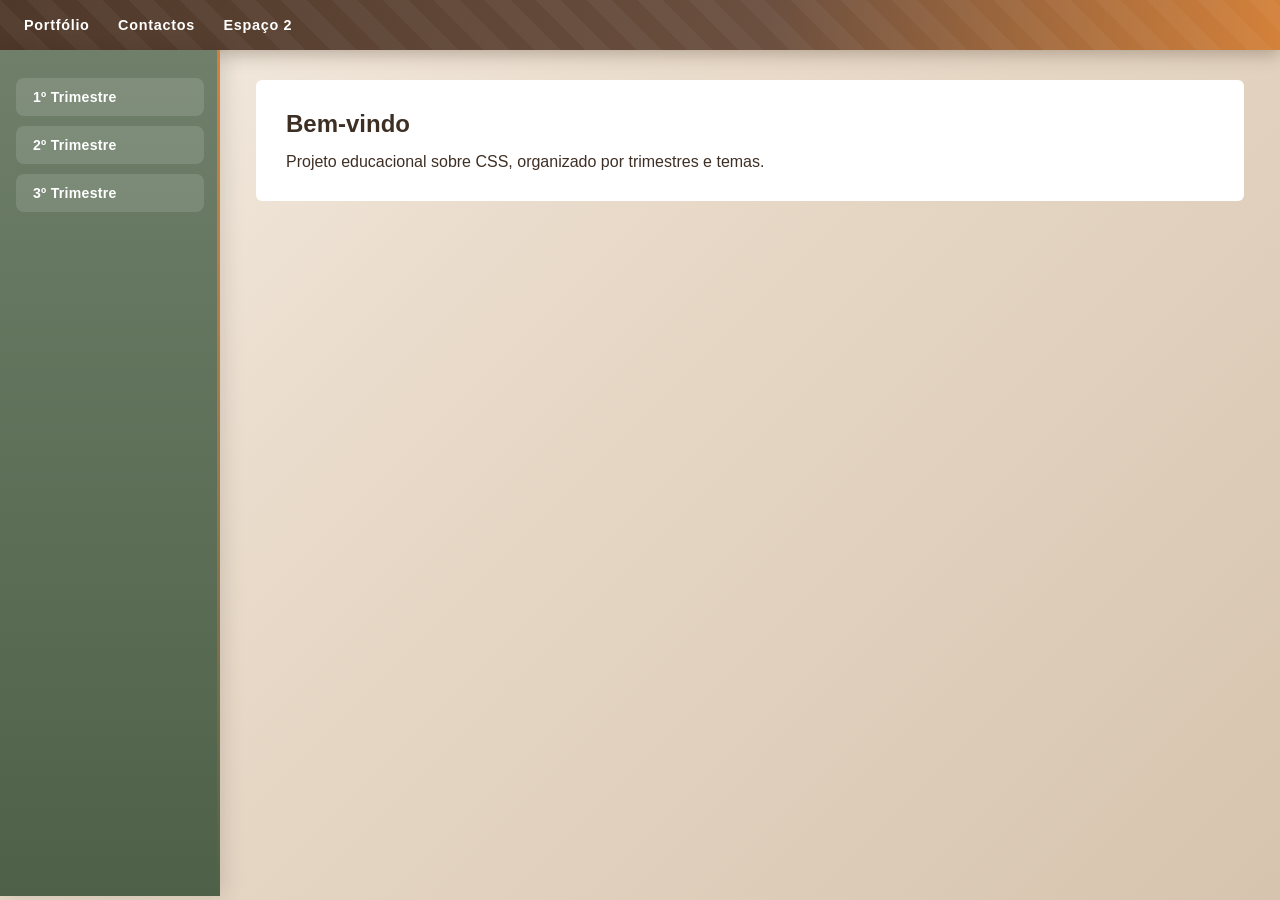
<file: index.html>
<!DOCTYPE html>
<html lang="pt">
<head>
<meta charset="UTF-8">
<title>Site CSS</title>
<link rel="stylesheet" href="estilo.css">
</head>
<body>

<header class="top-menu">
    <a href="#">Portfólio</a>
    <a href="#">Contactos</a>
    <a href="">Espaço 2</a>
</header>

<div class="layout">

<aside class="side-menu">
    <a href="1 trimestre/t1.html">1º Trimestre</a>
    <a href="2 trimestre/tt1.html">2º Trimestre</a>
    <a href="3 trimestre/ttt1.html">3º Trimestre</a>
</aside>

<main>
    <article>
        <h1>Bem-vindo</h1>
        <p>Projeto educacional sobre CSS, organizado por trimestres e temas.</p>
    </article>
</main>

</div>
</body>
</html>
</file>
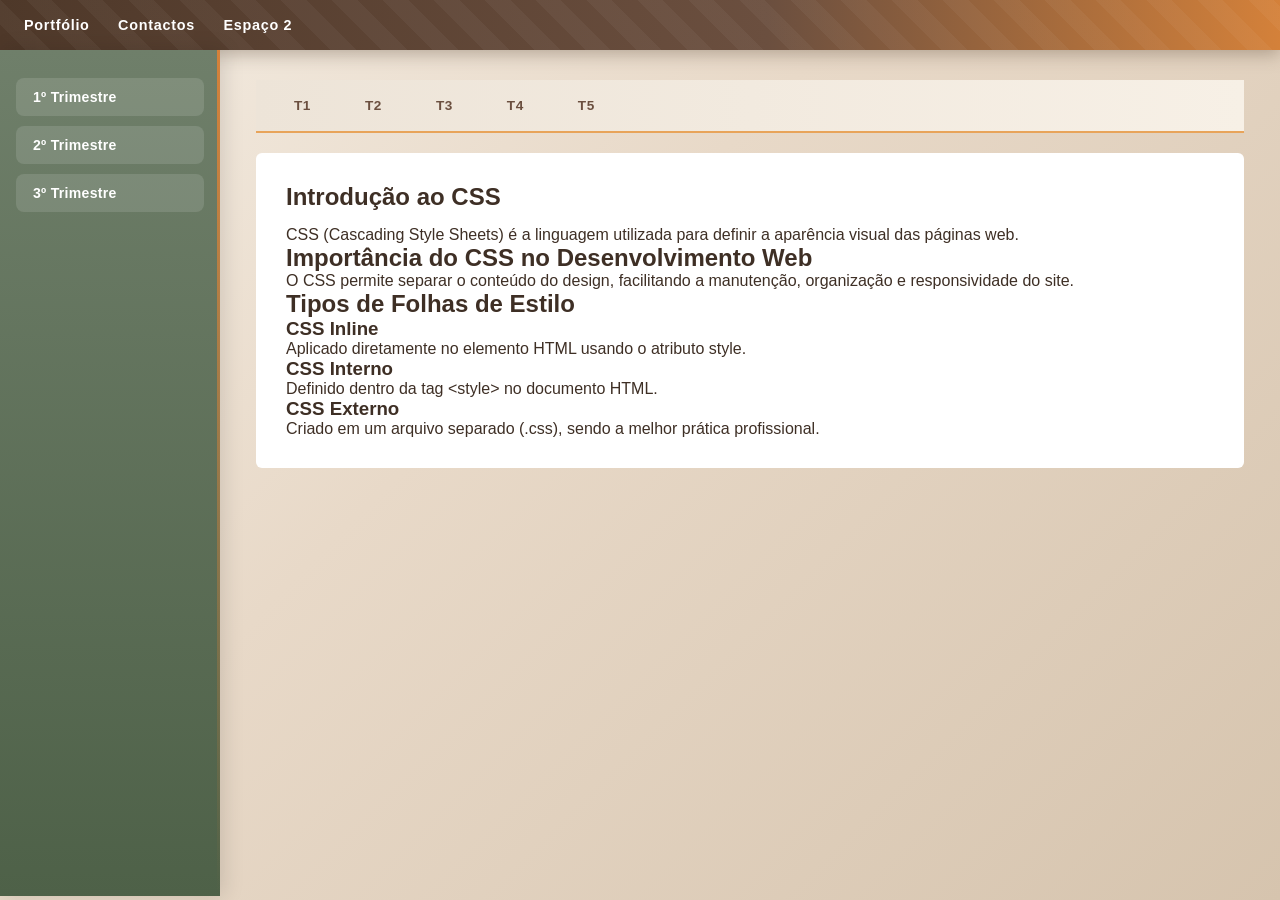
<file: 2 trimestre/tt1.html>
<!DOCTYPE html>
<html lang="pt">
<head>
<meta charset="UTF-8">
<title>2º Trimestre – T1</title>
<link rel="stylesheet" href="../estilo.css">
</head>
<body>

<header class="top-menu">
    <a href="#">Portfólio</a>
    <a href="#">Contactos</a>
    <a href="#">Espaço 2</a>
</header>

<div class="layout">

<aside class="side-menu">
    <a href="../1 trimestre/t1.html">1º Trimestre</a>
    <a href="tt1.html">2º Trimestre</a>
    <a href="../3 trimestre/ttt1.html">3º Trimestre</a>
</aside>

<main>

<div class="submenu">
    <a href="tt1.html">T1</a>
    <a href="tt2.html">T2</a>
    <a href="tt3.html">T3</a>
    <a href="tt4.html">T4</a>
    <a href="tt5.html">T5</a>
</div>

<article>
    <h1>Introdução ao CSS</h1>
    <p>
        CSS (Cascading Style Sheets) é a linguagem utilizada para definir
        a aparência visual das páginas web.
    </p>

    <h2>Importância do CSS no Desenvolvimento Web</h2>
    <p>
        O CSS permite separar o conteúdo do design,
        facilitando a manutenção, organização e responsividade do site.
    </p>

    <h2>Tipos de Folhas de Estilo</h2>

    <h3>CSS Inline</h3>
    <p>
        Aplicado diretamente no elemento HTML usando o atributo
        <code>style</code>.
    </p>

    <h3>CSS Interno</h3>
    <p>
        Definido dentro da tag <code>&lt;style&gt;</code> no documento HTML.
    </p>

    <h3>CSS Externo</h3>
    <p>
        Criado em um arquivo separado (.css), sendo a melhor prática profissional.
    </p>
</article>

</main>
</div>
</body>
</html>
</file>
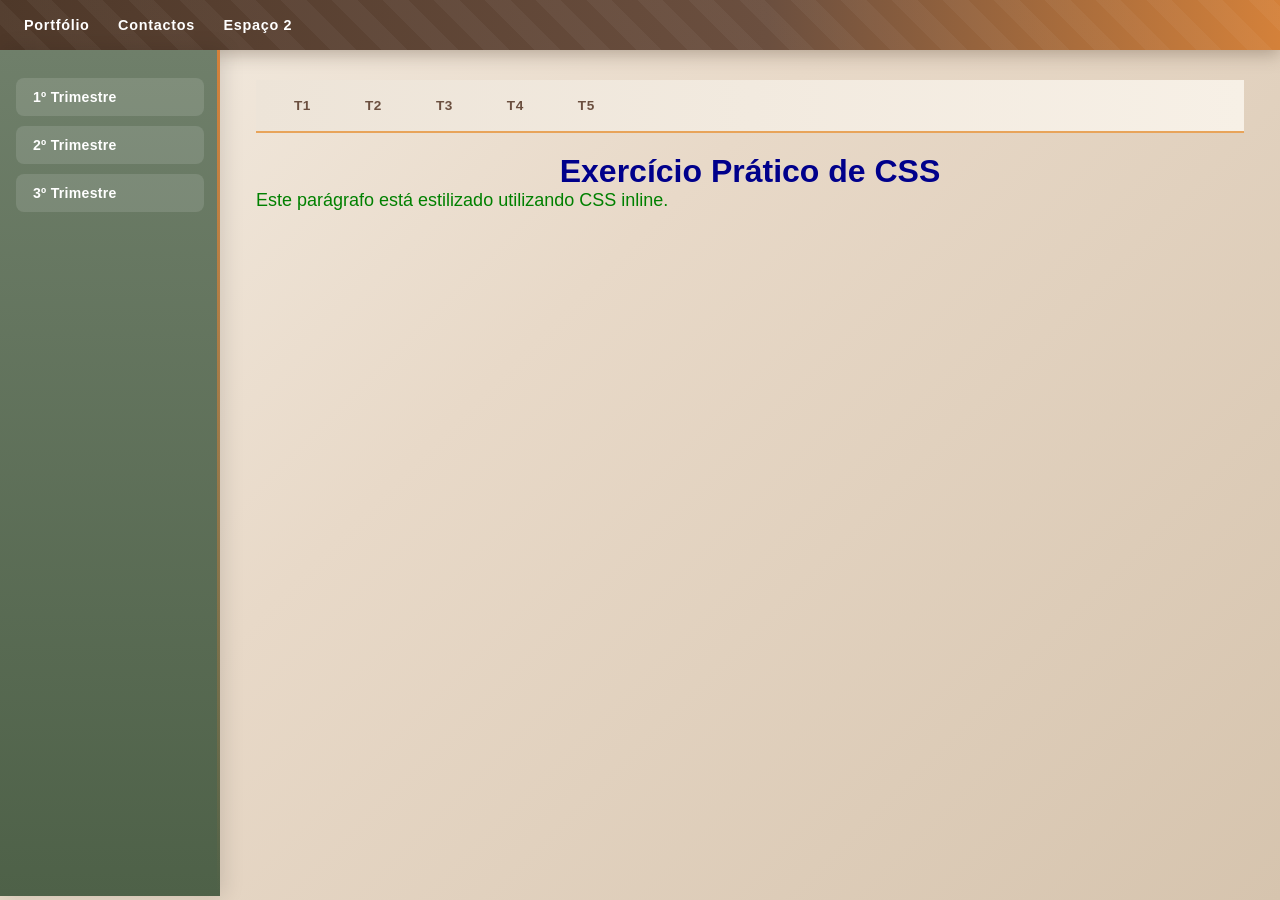
<file: 2 trimestre/tt2.html>
<!DOCTYPE html>
<html lang="pt">
<head>
<meta charset="UTF-8">
<title>2º Trimestre – T2</title>
<link rel="stylesheet" href="../estilo.css">
</head>
<body>

<header class="top-menu">
    <a href="#">Portfólio</a>
    <a href="#">Contactos</a>
    <a href="#">Espaço 2</a>
</header>

<div class="layout">

<aside class="side-menu">
    <a href="../1 trimestre/t1.html">1º Trimestre</a>
    <a href="tt1.html">2º Trimestre</a>
    <a href="../3 trimestre/ttt1.html">3º Trimestre</a>
</aside>

<main>

<div class="submenu">
    <a href="tt1.html">T1</a>
    <a href="tt2.html">T2</a>
    <a href="tt3.html">T3</a>
    <a href="tt4.html">T4</a>
    <a href="tt5.html">T5</a>
</div>

<div>
    <title>Exercício Prático CSS</title>

    <!-- CSS INTERNO -->
    <style>
        h1 {
            color: darkblue;
            text-align: center;
            font-family: Arial, sans-serif;
        }
    </style>

    <!-- CSS EXTERNO -->
    <link rel="stylesheet" href="style.css">
</head>
<body>

    <h1>Exercício Prático de CSS</h1>

    <!-- CSS INLINE -->
    <p style="color: green; font-size: 18px;">
        Este parágrafo está estilizado utilizando CSS inline.
    </p>
</div>

</main>
</div>
</body>
</html>
</file>
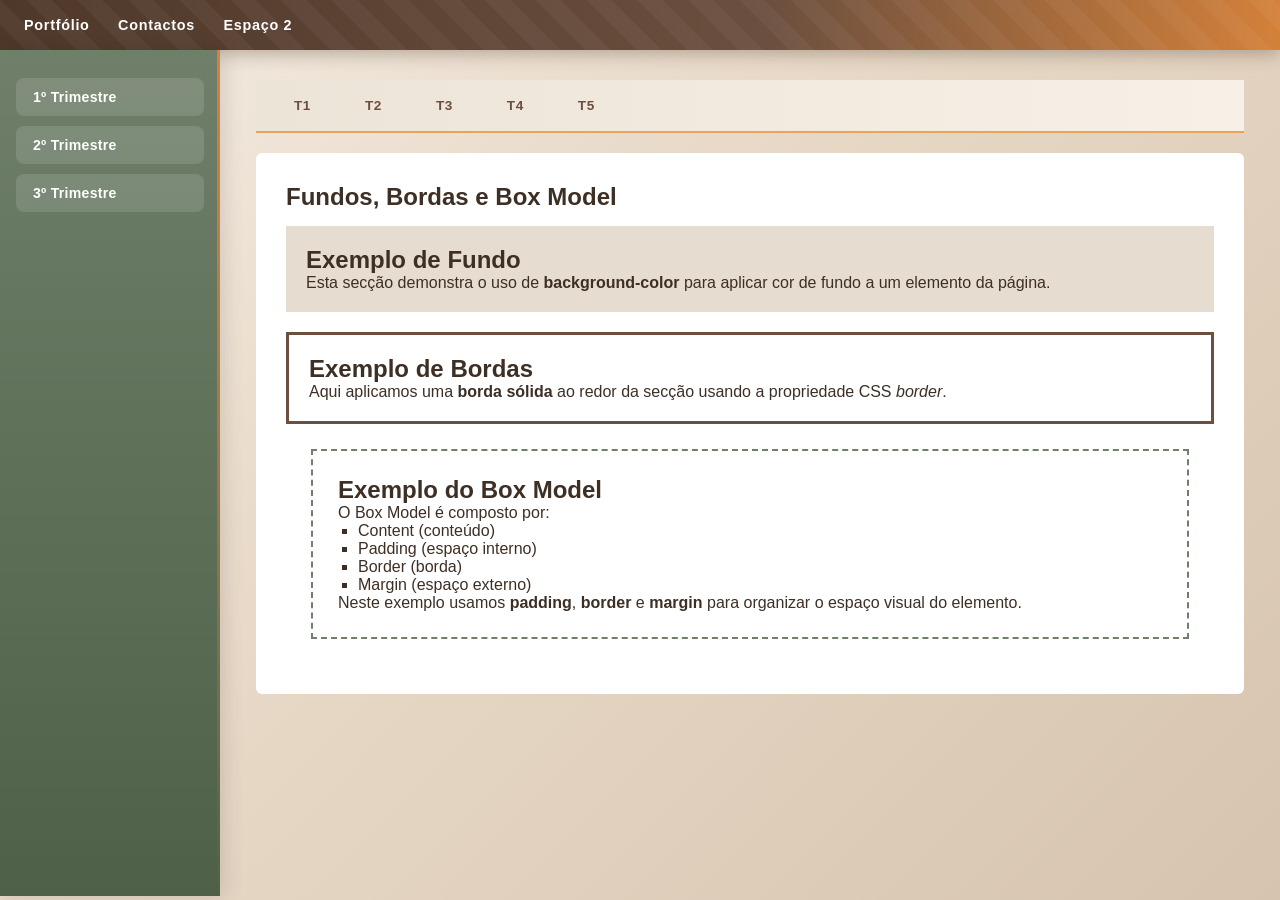
<file: 2 trimestre/tt3.html>
<!DOCTYPE html>
<html lang="pt">
<head>
<meta charset="UTF-8">
<title>2º Trimestre – T3</title>
<link rel="stylesheet" href="../estilo.css">
</head>
<body>

<header class="top-menu">
    <a href="#">Portfólio</a>
    <a href="#">Contactos</a>
    <a href="#">Espaço 2</a>
</header>

<div class="layout">

<aside class="side-menu">
    <a href="../1 trimestre/t1.html">1º Trimestre</a>
    <a href="tt1.html">2º Trimestre</a>
    <a href="../3 trimestre/ttt1.html">3º Trimestre</a>
</aside>

<main>

<div class="submenu">
    <a href="tt1.html">T1</a>
    <a href="tt2.html">T2</a>
    <a href="tt3.html">T3</a>
    <a href="tt4.html">T4</a>
    <a href="tt5.html">T5</a>
</div>
<article>

<h1>Fundos, Bordas e Box Model</h1>

<section style="background-color:#e6dccf; padding:20px; margin-bottom:20px;">
<h2>Exemplo de Fundo</h2>
<p>
Esta secção demonstra o uso de <strong>background-color</strong> para aplicar cor de fundo
a um elemento da página.
</p>
</section>

<section style="border:3px solid #6b4f3f; padding:20px; margin-bottom:20px;">
<h2>Exemplo de Bordas</h2>
<p>
Aqui aplicamos uma <strong>borda sólida</strong> ao redor da secção usando a propriedade
CSS <em>border</em>.
</p>
</section>

<section style="border:2px dashed #6f7f6a; padding:25px; margin:25px;">
<h2>Exemplo do Box Model</h2>
<p>
O Box Model é composto por:
</p>

<ul>
<li>Content (conteúdo)</li>
<li>Padding (espaço interno)</li>
<li>Border (borda)</li>
<li>Margin (espaço externo)</li>
</ul>

<p>
Neste exemplo usamos <strong>padding</strong>, <strong>border</strong> e
<strong>margin</strong> para organizar o espaço visual do elemento.
</p>

</section>

</article>

</main>
</div>
</body>
</html>
</file>
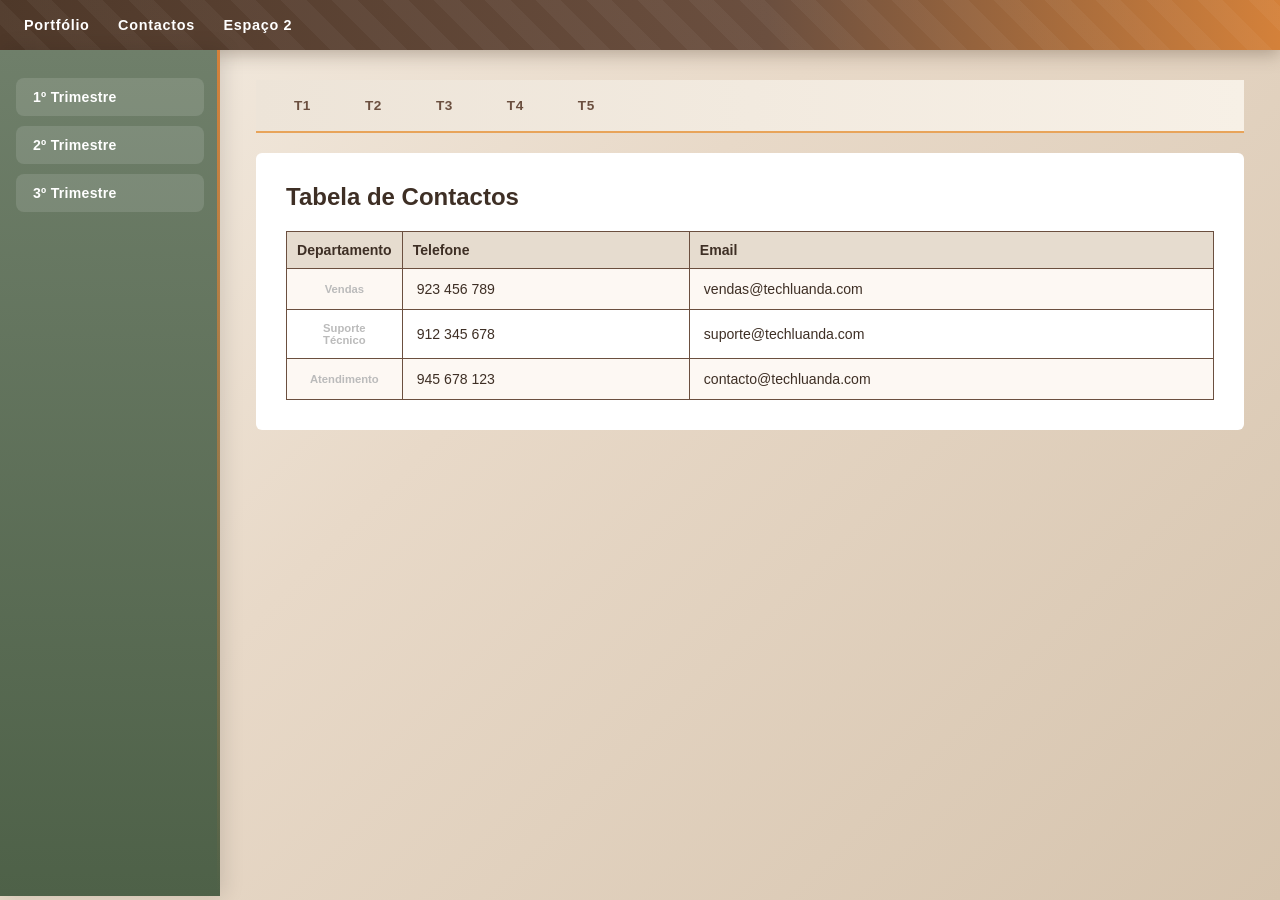
<file: 2 trimestre/tt4.html>
<!DOCTYPE html>
<html lang="pt">
<head>
<meta charset="UTF-8">
<title>2º Trimestre – T4</title>
<link rel="stylesheet" href="../estilo.css">
</head>
<body>

<header class="top-menu">
    <a href="#">Portfólio</a>
    <a href="#">Contactos</a>
    <a href="#">Espaço 2</a>
</header>

<div class="layout">

<aside class="side-menu">
    <a href="../1 trimestre/t1.html">1º Trimestre</a>
    <a href="tt1.html">2º Trimestre</a>
    <a href="../3 trimestre/ttt1.html">3º Trimestre</a>
</aside>

<main>

<div class="submenu">
    <a href="tt1.html">T1</a>
    <a href="tt2.html">T2</a>
    <a href="tt3.html">T3</a>
    <a href="tt4.html">T4</a>
    <a href="tt5.html">T5</a>
</div>

<article>
    <h2>Tabela de Contactos</h2>

<table>

<tr>
<th>Departamento</th>
<th>Telefone</th>
<th>Email</th>
</tr>

<tr>
<td>Vendas</td>
<td>923 456 789</td>
<td>vendas@techluanda.com</td>
</tr>

<tr>
<td>Suporte Técnico</td>
<td>912 345 678</td>
<td>suporte@techluanda.com</td>
</tr>

<tr>
<td>Atendimento</td>
<td>945 678 123</td>
<td>contacto@techluanda.com</td>
</tr>

</table>
</article>
</main>

</div>
</body>
</html>
</file>
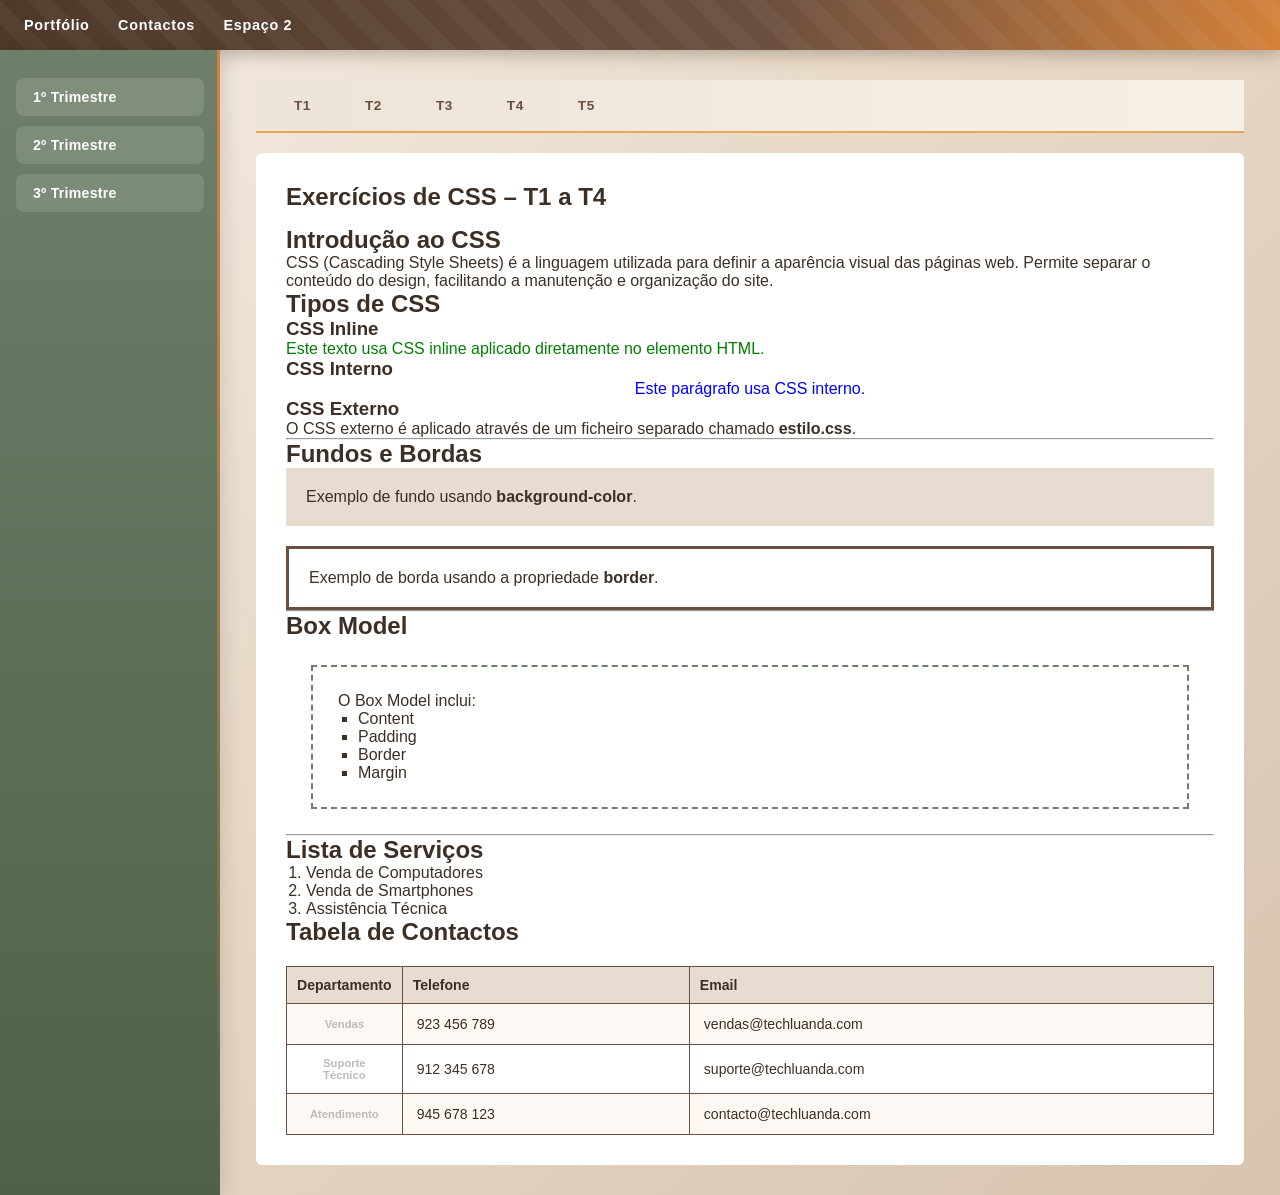
<file: 2 trimestre/tt5.html>
<!DOCTYPE html>
<html lang="pt">
<head>
<meta charset="UTF-8">
<title>2º Trimestre – T5</title>
<link rel="stylesheet" href="../estilo.css">
</head>
<body>

<header class="top-menu">
    <a href="#">Portfólio</a>
    <a href="#">Contactos</a>
    <a href="#">Espaço 2</a>
</header>

<div class="layout">

<aside class="side-menu">
    <a href="../1 trimestre/t1.html">1º Trimestre</a>
    <a href="tt1.html">2º Trimestre</a>
    <a href="../3 trimestre/ttt1.html">3º Trimestre</a>
</aside>

<main>

<div class="submenu">
    <a href="tt1.html">T1</a>
    <a href="tt2.html">T2</a>
    <a href="tt3.html">T3</a>
    <a href="tt4.html">T4</a>
    <a href="tt5.html">T5</a>
</div>

<article>

<h1>Exercícios de CSS – T1 a T4</h1>

<h2>Introdução ao CSS</h2>
<p>
CSS (Cascading Style Sheets) é a linguagem utilizada para definir a aparência visual das páginas web.
Permite separar o conteúdo do design, facilitando a manutenção e organização do site.
</p>

<h2>Tipos de CSS</h2>

<h3>CSS Inline</h3>
<p style="color:green;">
Este texto usa CSS inline aplicado diretamente no elemento HTML.
</p>

<h3>CSS Interno</h3>

<style>
.exemplo-interno{
color:blue;
text-align:center;
}
</style>

<p class="exemplo-interno">
Este parágrafo usa CSS interno.
</p>

<h3>CSS Externo</h3>
<p>
O CSS externo é aplicado através de um ficheiro separado chamado
<strong>estilo.css</strong>.
</p>

<hr>

<h2>Fundos e Bordas</h2>

<section style="background:#e6dccf; padding:20px; margin-bottom:20px;">
<p>
Exemplo de fundo usando <strong>background-color</strong>.
</p>
</section>

<section style="border:3px solid #6b4f3f; padding:20px;">
<p>
Exemplo de borda usando a propriedade <strong>border</strong>.
</p>
</section>

<hr>

<h2>Box Model</h2>

<div style="border:2px dashed #6f7f6a; padding:25px; margin:25px;">
<p>
O Box Model inclui:
</p>

<ul>
<li>Content</li>
<li>Padding</li>
<li>Border</li>
<li>Margin</li>
</ul>

</div>

<hr>

<h2>Lista de Serviços</h2>

<ol>
<li>Venda de Computadores</li>
<li>Venda de Smartphones</li>
<li>Assistência Técnica</li>
</ol>

<h2>Tabela de Contactos</h2>

<table>

<tr>
<th>Departamento</th>
<th>Telefone</th>
<th>Email</th>
</tr>

<tr>
<td>Vendas</td>
<td>923 456 789</td>
<td>vendas@techluanda.com</td>
</tr>

<tr>
<td>Suporte Técnico</td>
<td>912 345 678</td>
<td>suporte@techluanda.com</td>
</tr>

<tr>
<td>Atendimento</td>
<td>945 678 123</td>
<td>contacto@techluanda.com</td>
</tr>

</table>

</article>

</main>

</div>
</body>
</html>
</file>
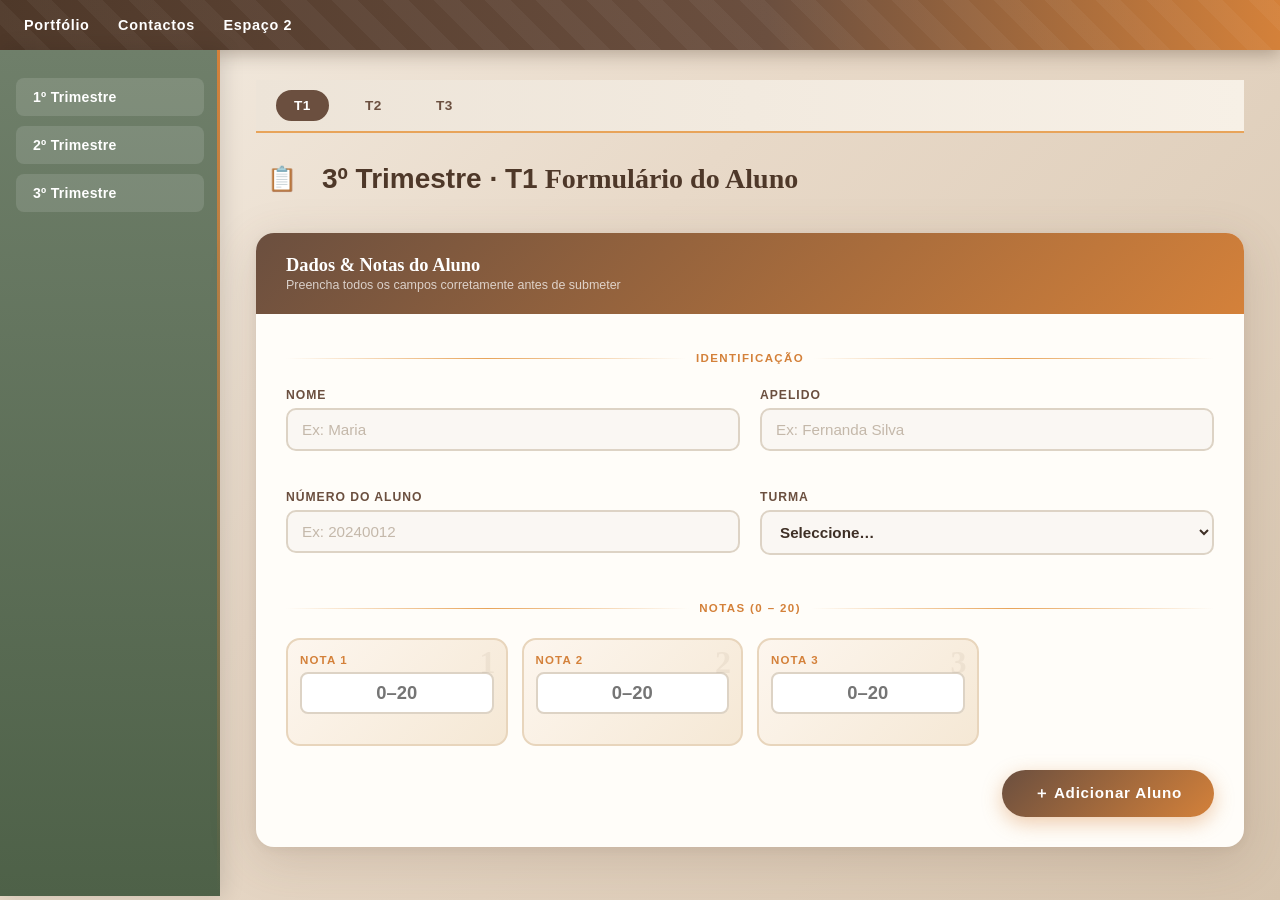
<file: 3 trimestre/ttt1.html>
<!DOCTYPE html>
<html lang="pt">
<head>
<meta charset="UTF-8">
<title>3º Trimestre – T1 · Formulário</title>
<link rel="stylesheet" href="../estilo.css">

</head>
<body>

<header class="top-menu">
  <a href="#">Portfólio</a>
  <a href="#">Contactos</a>
  <a href="#">Espaço 2</a>
</header>

<div class="layout">
<aside class="side-menu">
  <a href="../1 trimestre/t1.html">1º Trimestre</a>
  <a href="../2 trimestre/tt1.html">2º Trimestre</a>
  <a href="ttt1.html">3º Trimestre</a>
</aside>

<main>
<div class="submenu">
  <a href="ttt1.html" class="ativo">T1</a>
  <a href="ttt2.html">T2</a>
  <a href="ttt3.html">T3</a>
</div>

<div class="page-header">
  <div class="icon-circle">📋</div>
  <h1>
    <span>3º Trimestre · T1</span>
    Formulário do Aluno
  </h1>
</div>

<div class="form-card">
  <div class="form-card-header">
    <div>
      <div class="legenda">Dados &amp; Notas do Aluno</div>
      <div class="sub">Preencha todos os campos corretamente antes de submeter</div>
    </div>
  </div>

  <div class="form-card-body">
    <form id="formAluno" novalidate>
      <div class="form-grid">

        <div class="secao-titulo full">
          <span>Identificação</span>
        </div>

        <div class="form-group">
          <label for="nome">Nome</label>
          <input type="text" id="nome" placeholder="Ex: Maria" autocomplete="off">
          <span class="msg-erro" id="err-nome"></span>
        </div>

        <div class="form-group">
          <label for="apelido">Apelido</label>
          <input type="text" id="apelido" placeholder="Ex: Fernanda Silva" autocomplete="off">
          <span class="msg-erro" id="err-apelido"></span>
        </div>

        <div class="form-group">
          <label for="numero">Número do Aluno</label>
          <input type="text" id="numero" placeholder="Ex: 20240012" autocomplete="off">
          <span class="msg-erro" id="err-numero"></span>
        </div>

        <div class="form-group">
          <label for="turma">Turma</label>
          <select id="turma">
            <option value="">Seleccione…</option>
            <option>10.ª A</option><option>10.ª B</option><option>10.ª C</option>
            <option>11.ª A</option><option>11.ª B</option><option>11.ª C</option>
            <option>12.ª A</option><option>12.ª B</option><option>12.ª C</option>
          </select>
          <span class="msg-erro" id="err-turma"></span>
        </div>

        <div class="secao-titulo full">
          <span>Notas (0 – 20)</span>
        </div>

        <div class="notas-wrap full">
          <div class="nota-card" data-num="1">
            <label for="n1">Nota 1</label>
            <input type="text" id="n1" placeholder="0–20" autocomplete="off">
            <span class="msg-erro" id="err-n1"></span>
          </div>
          <div class="nota-card" data-num="2">
            <label for="n2">Nota 2</label>
            <input type="text" id="n2" placeholder="0–20" autocomplete="off">
            <span class="msg-erro" id="err-n2"></span>
          </div>
          <div class="nota-card" data-num="3">
            <label for="n3">Nota 3</label>
            <input type="text" id="n3" placeholder="0–20" autocomplete="off">
            <span class="msg-erro" id="err-n3"></span>
          </div>
        </div>

      </div><!-- /form-grid -->

      <div class="btn-row">
        <button type="button" class="btn-adicionar" id="btn-adicionar">
          <span>＋ Adicionar Aluno</span>
        </button>
      </div>

      <div class="aviso-sucesso" id="aviso-sucesso">
        ✓ Aluno adicionado com sucesso! Veja a <a href="ttt2.html">T2 – Tabela</a>.
      </div>
    </form>
  </div>
</div>

</main>
</div>
<script src="script.js"></script>
</body>
</html>
</file>
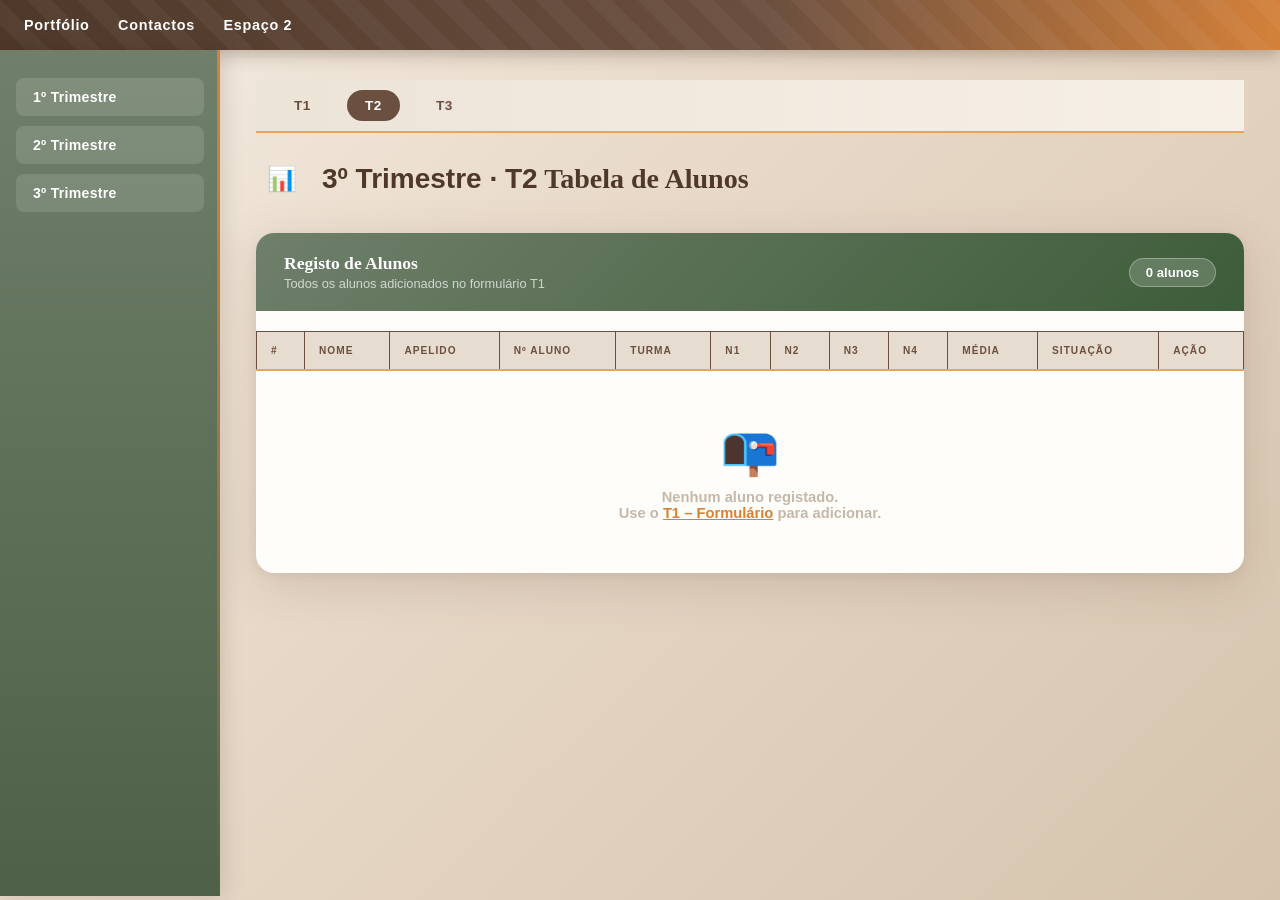
<file: 3 trimestre/ttt2.html>
<!DOCTYPE html>
<html lang="pt">
<head>
<meta charset="UTF-8">
<title>3º Trimestre – T2 · Tabela</title>
<link rel="stylesheet" href="../estilo.css">

</head>
<body>

<header class="top-menu">
  <a href="#">Portfólio</a>
  <a href="#">Contactos</a>
  <a href="#">Espaço 2</a>
</header>

<div class="layout">
<aside class="side-menu">
  <a href="../1 trimestre/t1.html">1º Trimestre</a>
  <a href="../2 trimestre/tt1.html">2º Trimestre</a>
  <a href="ttt1.html">3º Trimestre</a>
</aside>

<main>
<div class="submenu">
  <a href="ttt1.html">T1</a>
  <a href="ttt2.html" class="ativo">T2</a>
  <a href="ttt3.html">T3</a>
</div>

<div class="page-header">
  <div class="icon-circle">📊</div>
  <h1>
    <span>3º Trimestre · T2</span>
    Tabela de Alunos
  </h1>
</div>

<div class="tabela-card">
  <div class="tabela-card-header">
    <div>
      <div class="titulo">Registo de Alunos</div>
      <div class="sub">Todos os alunos adicionados no formulário T1</div>
    </div>
    <div class="total-badge" id="total-label">0 alunos</div>
  </div>

  <div class="tabela-wrap">
    <table id="tabelaAlunos">
      <thead>
        <tr>
          <th>#</th>
          <th>Nome</th>
          <th>Apelido</th>
          <th>Nº Aluno</th>
          <th>Turma</th>
          <th>N1</th><th>N2</th><th>N3</th><th>N4</th>
          <th>Média</th>
          <th>Situação</th>
          <th>Ação</th>
        </tr>
      </thead>
      <tbody id="tbody-alunos"></tbody>
    </table>

    <div class="tabela-vazia" id="tabela-vazia" style="display:none;">
      <div class="icone">📭</div>
      <p>Nenhum aluno registado.<br>Use o <a href="ttt1.html">T1 – Formulário</a> para adicionar.</p>
    </div>
  </div>
</div>

</main>
</div>
<script src="script.js"></script>
<script>
  // Actualiza o badge de total
  (function() {
    var orig = window.renderizarTabela;
    // Aguarda script.js carregar e sobrepõe para actualizar o badge
    document.addEventListener('DOMContentLoaded', function() {
      var lista = carregarAlunos ? carregarAlunos() : [];
      var badge = document.getElementById('total-label');
      if(badge) badge.textContent = lista.length + (lista.length === 1 ? ' aluno' : ' alunos');
    });
  })();

  // Sobrepõe remover para actualizar badge
  var _origBtn = document.addEventListener;
  document.addEventListener('DOMContentLoaded', function(){
    // badge update após cada remoção
    document.addEventListener('click', function(e){
      if(e.target && e.target.classList.contains('btn-remover')){
        setTimeout(function(){
          var lista = carregarAlunos ? carregarAlunos() : [];
          var badge = document.getElementById('total-label');
          if(badge) badge.textContent = lista.length + (lista.length === 1 ? ' aluno' : ' alunos');
        }, 50);
      }
    });
  });
</script>
</body>
</html>
</file>
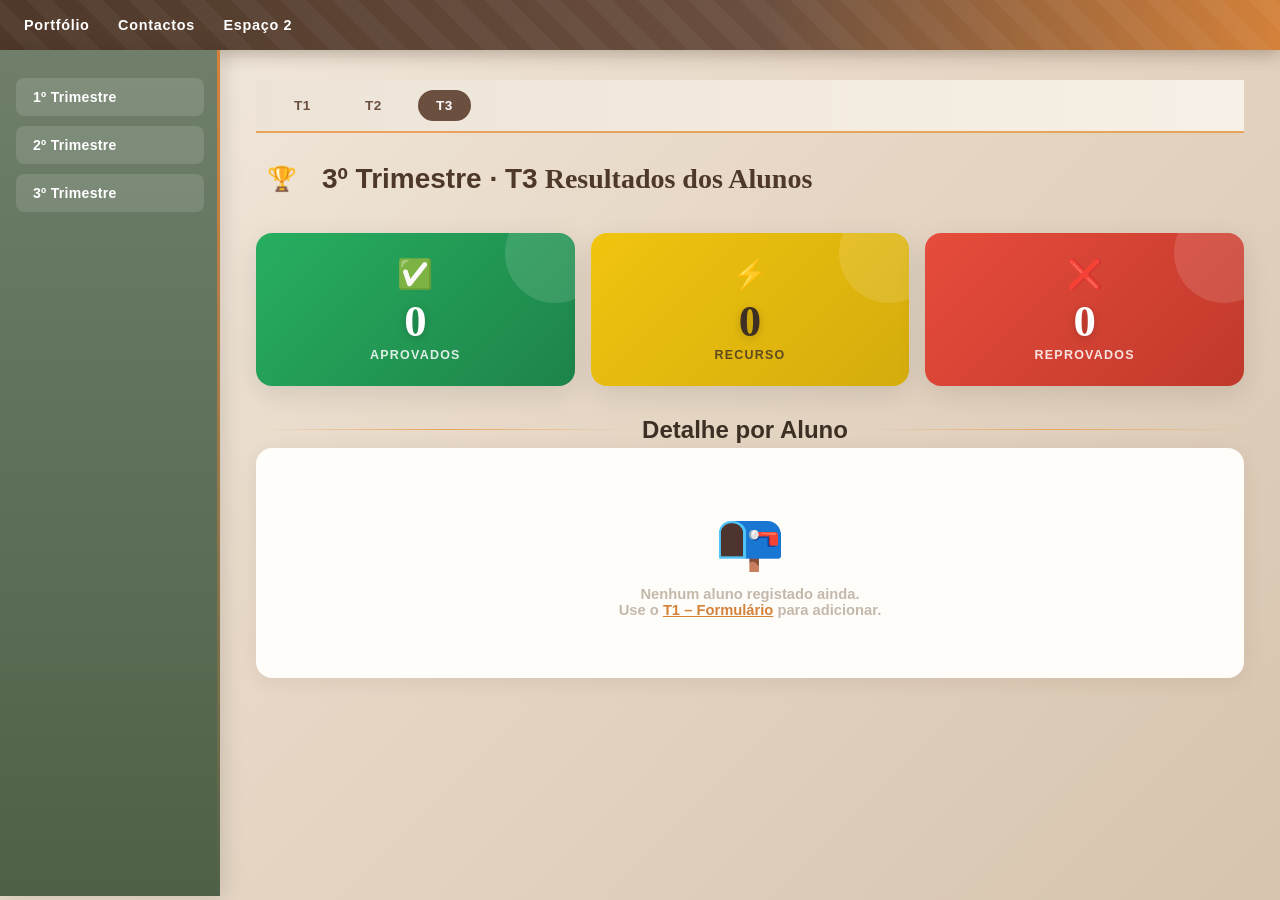
<file: 3 trimestre/ttt3.html>
<!DOCTYPE html>
<html lang="pt">
<head>
<meta charset="UTF-8">
<title>3º Trimestre – T3 · Resultados</title>
<link rel="stylesheet" href="../estilo.css">
</head>
<body>

<header class="top-menu">
  <a href="#">Portfólio</a>
  <a href="#">Contactos</a>
  <a href="#">Espaço 2</a>
</header>

<div class="layout">
<aside class="side-menu">
  <a href="../1 trimestre/t1.html">1º Trimestre</a>
  <a href="../2 trimestre/tt1.html">2º Trimestre</a>
  <a href="ttt1.html">3º Trimestre</a>
</aside>

<main>
<div class="submenu">
  <a href="ttt1.html">T1</a>
  <a href="ttt2.html">T2</a>
  <a href="ttt3.html" class="ativo">T3</a>
</div>

<div class="page-header">
  <div class="icon-circle">🏆</div>
  <h1>
    <span>3º Trimestre · T3</span>
    Resultados dos Alunos
  </h1>
</div>

<!-- CONTADORES -->
<div class="contadores">
  <div class="contador aprovado">
    <div class="icone">✅</div>
    <div class="numero" id="total-aprovados">0</div>
    <div class="rotulo">Aprovados</div>
  </div>
  <div class="contador recurso">
    <div class="icone">⚡</div>
    <div class="numero" id="total-recurso">0</div>
    <div class="rotulo">Recurso</div>
  </div>
  <div class="contador reprovado">
    <div class="icone">❌</div>
    <div class="numero" id="total-reprovados">0</div>
    <div class="rotulo">Reprovados</div>
  </div>
</div>

<!-- CARDS -->
<div class="secao-titulo">
  <h2>Detalhe por Aluno</h2>
  <div class="linha"></div>
</div>

<div class="cards-grid" id="cards-resultados"></div>

<div class="sem-alunos" id="sem-alunos" style="display:none;">
  <div class="icone">📭</div>
  <p>Nenhum aluno registado ainda.<br>Use o <a href="ttt1.html">T1 – Formulário</a> para adicionar.</p>
</div>

</main>
</div>
<script src="script.js"></script>
</body>
</html>
</file>
<file: estilo.css>
* {
    margin: 0;
    padding: 0;
    box-sizing: border-box;
    font-family: Arial, sans-serif;
}

.top-menu {
    background: #6b4f3f;
    padding: 15px;
}

.top-menu a {
    color: #f4f1ec;
    margin-right: 20px;
    text-decoration: none;
    font-weight: bold;
}

.layout {
    display: flex;
    min-height: 100vh;
}

.side-menu {
    width: 220px;
    background: #6f7f6a;
    padding: 20px;
}

.side-menu a {
    display: block;
    background: #e6dccf;
    color: #3e2f25;
    padding: 10px;
    margin-bottom: 15px;
    text-decoration: none;
    font-weight: bold;
}

.submenu {
    background: #e6dccf;
    padding: 10px;
    margin-bottom: 20px;
}

.submenu a {
    margin-right: 12px;
    text-decoration: none;
    color: #3e2f25;
    font-weight: bold;
}

main {
    flex: 1;
    padding: 30px;
}

article {
    background: #ffffff;
    padding: 30px;
    border-radius: 6px;
}

article h1 {
    margin-bottom: 15px;
}

ul{
list-style: square;
margin-left:20px;
}

ol{
margin-left:20px;
}


table{
width:100%;
border-collapse: collapse;
margin-top:20px;
}

th, td{
border:1px solid #6b4f3f;
padding:10px;
text-align:left;
}

th{
background:#e6dccf;
}


a:hover{
color:#309ae7;
}


.layout{
display:flex;
}

:root {
  --marrom:     #6b4f3f;
  --marrom-esc: #4e3829;
  --verde:      #6f7f6a;
  --bege-card:  #fffdf9;
  --laranja:    #d4813a;
  --laranja2:   #e8a45a;
  --erro:       #c0392b;
  --ok:         #27ae60;
  --texto:      #3e2f25;
}

body {
  background: linear-gradient(135deg, #f4ede3 0%, #e8d9c8 40%, #d6c4ae 100%);
  min-height: 100vh;
  font-family: 'Nunito', sans-serif;
  color: var(--texto);
}


.top-menu {
  background: linear-gradient(90deg, var(--marrom-esc) 0%, var(--marrom) 60%, var(--laranja) 100%);
  padding: 16px 24px;
  box-shadow: 0 4px 18px rgba(78,56,41,0.35);
  position: relative;
  overflow: hidden;
}
.top-menu::before {
  content: '';
  position: absolute; inset: 0;
  background: repeating-linear-gradient(
    45deg, transparent, transparent 18px,
    rgba(255,255,255,0.04) 18px, rgba(255,255,255,0.04) 36px
  );
}
.top-menu a {
  font-family: 'Nunito', sans-serif;
  font-weight: 800;
  font-size: 0.9em;
  letter-spacing: 0.05em;
  color: #fff;
  margin-right: 24px;
  text-decoration: none;
  position: relative;
  transition: color 0.2s;
}
.top-menu a::after {
  content: '';
  position: absolute;
  bottom: -3px; left: 0; right: 0;
  height: 2px;
  background: var(--laranja2);
  transform: scaleX(0);
  transition: transform 0.2s;
}
.top-menu a:hover::after { transform: scaleX(1); }
.top-menu a:hover { color: var(--laranja2); }

.layout {
  display: flex;
  min-height: calc(100vh - 54px);
}

.side-menu {
  width: 220px;
  background: linear-gradient(180deg, var(--verde) 0%, #4e6148 100%);
  padding: 28px 16px;
  box-shadow: 4px 0 20px rgba(0,0,0,0.12);
  position: relative;
}
.side-menu::after {
  content: '';
  position: absolute;
  top: 0; right: 0;
  width: 3px; height: 100%;
  background: linear-gradient(180deg, var(--laranja), transparent);
}
.side-menu a {
  display: block;
  background: rgba(255,255,255,0.12);
  color: #fff;
  padding: 11px 14px;
  margin-bottom: 10px;
  text-decoration: none;
  font-weight: 700;
  font-size: 0.88em;
  border-radius: 8px;
  border-left: 3px solid transparent;
  transition: background 0.2s, border-color 0.2s, transform 0.15s;
  letter-spacing: 0.02em;
}
.side-menu a:hover {
  background: rgba(255,255,255,0.22);
  border-left-color: var(--laranja2);
  transform: translateX(4px);
}

.submenu {
  background: linear-gradient(90deg, #ede4d8, #f7f0e6);
  padding: 10px 20px;
  border-bottom: 2px solid var(--laranja2);
  display: flex;
  gap: 6px;
}
.submenu a {
  font-family: 'Nunito', sans-serif;
  font-weight: 800;
  font-size: 0.85em;
  color: var(--marrom);
  text-decoration: none;
  padding: 6px 16px;
  border-radius: 20px;
  border: 2px solid transparent;
  transition: all 0.2s;
  letter-spacing: 0.04em;
}
.submenu a:hover,
.submenu a.ativo {
  background: var(--marrom);
  color: #fff;
  border-color: var(--marrom);
}

main { flex: 1; padding: 30px 36px; }

.page-header {
  display: flex;
  align-items: center;
  gap: 14px;
  margin-bottom: 28px;
  animation: t3-slideDown 0.5s ease both;
}
@keyframes t3-slideDown {
  from { opacity: 0; transform: translateY(-16px); }
  to   { opacity: 1; transform: translateY(0); }
}
.page-header .icon-circle {
  width: 52px; height: 52px;
  border-radius: 50%;
  display: flex; align-items: center; justify-content: center;
  font-size: 1.5em;
  flex-shrink: 0;
}

.icon-circle.laranja {
  background: linear-gradient(135deg, var(--laranja), var(--marrom));
  box-shadow: 0 6px 18px rgba(212,129,58,0.45);
}
.icon-circle.verde {
  background: linear-gradient(135deg, var(--verde), #3d5c39);
  box-shadow: 0 6px 18px rgba(111,127,106,0.5);
}
.page-header h1 {
  font-family: 'Playfair Display', serif;
  font-size: 1.75em;
  color: var(--marrom-esc);
  text-align: left;
  margin: 0;
  line-height: 1.2;
}
.page-header h1 .subtitulo-pg {
  display: block;
  font-family: 'Nunito', sans-serif;
  font-size: 0.45em;
  font-weight: 700;
  color: var(--laranja);
  text-transform: uppercase;
  letter-spacing: 0.1em;
}

@keyframes t3-fadeUp {
  from { opacity: 0; transform: translateY(20px); }
  to   { opacity: 1; transform: translateY(0); }
}
@keyframes t3-popIn {
  from { opacity: 0; transform: scale(0.92); }
  to   { opacity: 1; transform: scale(1); }
}

.form-card {
  background: var(--bege-card);
  border-radius: 18px;
  box-shadow: 0 12px 48px rgba(107,79,63,0.18), 0 2px 8px rgba(107,79,63,0.08);
  overflow: hidden;
  animation: t3-fadeUp 0.5s 0.1s ease both;
}
.form-card-header {
  background: linear-gradient(135deg, var(--marrom) 0%, var(--laranja) 100%);
  padding: 22px 30px;
}
.form-card-header .legenda {
  font-family: 'Playfair Display', serif;
  font-size: 1.15em;
  color: #fff;
  font-weight: 700;
}
.form-card-header .sub {
  font-family: 'Nunito', sans-serif;
  font-size: 0.78em;
  color: rgba(255,255,255,0.72);
  margin-top: 2px;
}
.form-card-body { padding: 30px; }

.form-grid {
  display: grid;
  grid-template-columns: 1fr 1fr;
  gap: 20px;
}
.form-group { display: flex; flex-direction: column; gap: 6px; }
.form-group.full { grid-column: 1 / -1; }

.secao-titulo {
  grid-column: 1 / -1;
  display: flex;
  align-items: center;
  gap: 10px;
  margin: 8px 0 4px;
}
.secao-titulo span {
  font-family: 'Nunito', sans-serif;
  font-size: 0.72em;
  font-weight: 800;
  text-transform: uppercase;
  letter-spacing: 0.12em;
  color: var(--laranja);
  white-space: nowrap;
}
.secao-titulo::before,
.secao-titulo::after {
  content: '';
  flex: 1;
  height: 1px;
  background: linear-gradient(90deg, transparent, var(--laranja2), transparent);
}

.form-group label {
  font-family: 'Nunito', sans-serif;
  font-weight: 800;
  font-size: 0.76em;
  text-transform: uppercase;
  letter-spacing: 0.08em;
  color: var(--marrom);
}

.form-group input,
.form-group select {
  padding: 11px 14px;
  border: 2px solid #ddd3c5;
  border-radius: 10px;
  background: #faf7f3;
  color: var(--texto);
  font-family: 'Nunito', sans-serif;
  font-size: 0.95em;
  font-weight: 600;
  outline: none;
  transition: border-color 0.22s, box-shadow 0.22s, background 0.22s, transform 0.15s;
}
.form-group input:focus,
.form-group select:focus {
  border-color: var(--laranja);
  background: #fff;
  box-shadow: 0 0 0 4px rgba(212,129,58,0.15);
  transform: translateY(-1px);
}
.form-group input::placeholder { color: #c4b8aa; font-weight: 400; }
.form-group input.campo-erro {
  border-color: var(--erro);
  background: #fff8f7;
  box-shadow: 0 0 0 4px rgba(192,57,43,0.12);
}
.form-group input.campo-ok {
  border-color: var(--ok);
  background: #f5fff8;
}

.msg-erro {
  font-size: 0.75em;
  font-weight: 700;
  color: var(--erro);
  min-height: 1.1em;
  display: flex;
  align-items: center;
  gap: 4px;
}
.msg-erro:not(:empty)::before { content: '⚠'; font-size: 0.9em; }

/* Botão adicionar */
.btn-row { display: flex; justify-content: flex-end; margin-top: 24px; }
.btn-adicionar {
  font-family: 'Nunito', sans-serif;
  font-weight: 800;
  font-size: 0.95em;
  letter-spacing: 0.05em;
  background: linear-gradient(135deg, var(--marrom), var(--laranja));
  color: #fff;
  border: none;
  padding: 13px 32px;
  border-radius: 50px;
  cursor: pointer;
  box-shadow: 0 6px 20px rgba(212,129,58,0.4);
  transition: transform 0.15s, box-shadow 0.15s;
  position: relative;
  overflow: hidden;
}
.btn-adicionar::before {
  content: '';
  position: absolute; inset: 0;
  background: linear-gradient(135deg, var(--laranja), var(--laranja2));
  opacity: 0;
  transition: opacity 0.2s;
}
.btn-adicionar:hover { transform: translateY(-2px); box-shadow: 0 10px 28px rgba(212,129,58,0.5); }
.btn-adicionar:hover::before { opacity: 1; }
.btn-adicionar span { position: relative; z-index: 1; }
.btn-adicionar:active { transform: scale(0.97); }

/* Aviso de sucesso */
.aviso-sucesso {
  display: none;
  margin-top: 18px;
  padding: 14px 20px;
  background: linear-gradient(135deg, #eafaf1, #d5f5e3);
  border-left: 5px solid var(--ok);
  border-radius: 10px;
  font-weight: 700;
  color: #1a6e3c;
  font-size: 0.9em;
  animation: t3-popIn 0.3s ease;
}
.aviso-sucesso a { color: var(--marrom); font-weight: 800; }


.notas-wrap {
  grid-column: 1 / -1;
  display: grid;
  grid-template-columns: repeat(4, 1fr);
  gap: 14px;
}
.nota-card {
  background: linear-gradient(135deg, #fdf6ee, #f5e8d5);
  border: 2px solid #e8d5bc;
  border-radius: 14px;
  padding: 14px 12px 10px;
  display: flex;
  flex-direction: column;
  gap: 6px;
  transition: border-color 0.2s, box-shadow 0.2s;
  position: relative;
  overflow: hidden;
}
.nota-card::before {
  content: attr(data-num);
  position: absolute;
  top: 6px; right: 10px;
  font-family: 'Playfair Display', serif;
  font-size: 2em;
  font-weight: 900;
  color: rgba(107,79,63,0.07);
  line-height: 1;
}
.nota-card:focus-within {
  border-color: var(--laranja);
  box-shadow: 0 4px 16px rgba(212,129,58,0.2);
}
.nota-card label {
  font-size: 0.72em;
  font-weight: 800;
  color: var(--laranja);
  text-transform: uppercase;
  letter-spacing: 0.1em;
}
.nota-card input {
  border: 2px solid #ddd3c5;
  font-size: 1.15em;
  font-weight: 700;
  text-align: center;
  padding: 8px;
  border-radius: 8px;
}

.tabela-card {
  background: var(--bege-card);
  border-radius: 18px;
  box-shadow: 0 12px 48px rgba(107,79,63,0.18), 0 2px 8px rgba(107,79,63,0.08);
  overflow: hidden;
  animation: t3-fadeUp 0.5s 0.1s ease both;
}
.tabela-card-header {
  background: linear-gradient(135deg, var(--verde) 0%, #3d5c39 100%);
  padding: 20px 28px;
  display: flex;
  justify-content: space-between;
  align-items: center;
}
.tabela-card-header .titulo {
  font-family: 'Playfair Display', serif;
  font-size: 1.1em;
  color: #fff;
  font-weight: 700;
}
.tabela-card-header .sub { font-size: 0.8em; color: rgba(255,255,255,0.7); margin-top: 2px; }
.total-badge {
  background: rgba(255,255,255,0.18);
  color: #fff;
  padding: 6px 16px;
  border-radius: 50px;
  font-size: 0.82em;
  font-weight: 800;
  border: 1px solid rgba(255,255,255,0.3);
}
.tabela-wrap { overflow-x: auto; }

/* Tabela */
table {
  width: 100%;
  border-collapse: collapse;
  font-size: 0.88em;
  font-family: 'Nunito', sans-serif;
}
thead {
  background: linear-gradient(90deg, #f0e8dc, #e8dccf);
  position: sticky; top: 0; z-index: 2;
}
thead th {
  padding: 13px 14px;
  text-align: left;
  font-size: 0.72em;
  font-weight: 800;
  text-transform: uppercase;
  letter-spacing: 0.1em;
  color: var(--marrom);
  border-bottom: 2px solid var(--laranja2);
}
tbody tr {
  border-bottom: 1px solid #ede4d8;
  transition: background 0.15s;
}
tbody tr:last-child { border-bottom: none; }
tbody tr:nth-child(even) { background: #fdf8f3; }
tbody tr:hover { background: linear-gradient(90deg, #fdf5ec, #fff9f4); }
tbody td {
  padding: 12px 14px;
  vertical-align: middle;
  color: var(--texto);
}
tbody td:first-child {
  font-weight: 800;
  font-size: 0.8em;
  color: #bbb;
  width: 36px;
  text-align: center;
}
.media-cell { font-weight: 800; font-size: 1em; color: var(--marrom); }

.badge {
  display: inline-flex;
  align-items: center;
  gap: 5px;
  font-size: 0.78em;
  font-weight: 800;
  padding: 4px 12px;
  border-radius: 50px;
  letter-spacing: 0.04em;
  text-transform: uppercase;
}
.badge.aprovado  { background: #eafaf1; color: #1a6e3c; border: 1.5px solid #a9dfbf; }
.badge.aprovado::before  { content: '✓'; }
.badge.reprovado { background: #fdedec; color: #922b21; border: 1.5px solid #f1948a; }
.badge.reprovado::before { content: '✕'; }
.badge.recurso   { background: #fef9e7; color: #7d6608; border: 1.5px solid #f9e79f; }
.badge.recurso::before   { content: '◐'; }

.btn-remover {
  background: linear-gradient(135deg, #e74c3c, #c0392b);
  color: #fff;
  border: none;
  padding: 6px 13px;
  border-radius: 20px;
  cursor: pointer;
  font-size: 0.78em;
  font-family: 'Nunito', sans-serif;
  font-weight: 800;
  letter-spacing: 0.04em;
  transition: transform 0.15s, box-shadow 0.15s;
  box-shadow: 0 3px 10px rgba(192,57,43,0.3);
}
.btn-remover:hover { transform: translateY(-1px); box-shadow: 0 6px 16px rgba(192,57,43,0.4); }
.btn-remover:active { transform: scale(0.95); }

.tabela-vazia {
  text-align: center;
  padding: 52px 20px;
  color: #c4b8aa;
}
.tabela-vazia .icone { font-size: 3em; margin-bottom: 10px; }
.tabela-vazia p { font-size: 0.92em; font-weight: 600; }
.tabela-vazia a { color: var(--laranja); font-weight: 800; }

.contadores {
  display: grid;
  grid-template-columns: repeat(3, 1fr);
  gap: 16px;
  margin-bottom: 30px;
  animation: t3-fadeUp 0.5s 0.05s ease both;
}
.contador {
  border-radius: 16px;
  padding: 24px 20px;
  display: flex;
  flex-direction: column;
  align-items: center;
  gap: 4px;
  position: relative;
  overflow: hidden;
  box-shadow: 0 8px 28px rgba(0,0,0,0.1);
  transition: transform 0.2s, box-shadow 0.2s;
}
.contador:hover { transform: translateY(-4px); box-shadow: 0 14px 36px rgba(0,0,0,0.15); }
.contador::before {
  content: '';
  position: absolute;
  top: -30px; right: -30px;
  width: 100px; height: 100px;
  border-radius: 50%;
  background: rgba(255,255,255,0.12);
}
.contador.aprovado  { background: linear-gradient(135deg, #27ae60, #1e8449); }
.contador.reprovado { background: linear-gradient(135deg, #e74c3c, #c0392b); }
.contador.recurso   { background: linear-gradient(135deg, #f1c40f, #d4ac0d); }
.contador .icone  { font-size: 1.8em; margin-bottom: 4px; }
.contador .numero {
  font-family: 'Playfair Display', serif;
  font-size: 2.8em;
  font-weight: 900;
  color: #fff;
  line-height: 1;
  text-shadow: 0 2px 8px rgba(0,0,0,0.2);
}
.contador.recurso .numero { color: #3e2f25; }
.contador .rotulo {
  font-family: 'Nunito', sans-serif;
  font-size: 0.78em;
  font-weight: 800;
  color: rgba(255,255,255,0.85);
  text-transform: uppercase;
  letter-spacing: 0.1em;
}
.contador.recurso .rotulo { color: rgba(62,47,37,0.8); }

.secao-linha {
  display: flex;
  align-items: center;
  gap: 10px;
  margin-bottom: 16px;
  animation: t3-fadeUp 0.5s 0.15s ease both;
}
.secao-linha h2 {
  font-family: 'Playfair Display', serif;
  font-size: 1.1em;
  color: var(--marrom-esc);
  white-space: nowrap;
  text-align: left;
  margin: 0;
}
.secao-linha .linha {
  flex: 1;
  height: 2px;
  background: linear-gradient(90deg, var(--laranja2), transparent);
  border-radius: 1px;
}

/* Grid de cards de resultado */
.cards-grid {
  display: grid;
  grid-template-columns: repeat(auto-fill, minmax(200px, 1fr));
  gap: 16px;
  animation: t3-fadeUp 0.5s 0.2s ease both;
}
.aluno-card {
  border-radius: 16px;
  overflow: hidden;
  box-shadow: 0 6px 24px rgba(107,79,63,0.14);
  transition: transform 0.2s, box-shadow 0.2s;
  animation: t3-popIn 0.3s ease both;
}
.aluno-card:hover { transform: translateY(-5px) scale(1.02); box-shadow: 0 14px 36px rgba(107,79,63,0.22); }
.card-topo {
  padding: 18px 18px 14px;
  display: flex;
  flex-direction: column;
  gap: 2px;
}
.aluno-card.aprovado  .card-topo { background: linear-gradient(135deg, #27ae60, #1e8449); }
.aluno-card.reprovado .card-topo { background: linear-gradient(135deg, #e74c3c, #c0392b); }
.aluno-card.recurso   .card-topo { background: linear-gradient(135deg, #f1c40f, #d4ac0d); }
.card-media-val {
  font-family: 'Playfair Display', serif;
  font-size: 2.2em;
  font-weight: 900;
  color: #fff;
  line-height: 1;
}
.aluno-card.recurso .card-media-val { color: #3e2f25; }
.card-media-de {
  font-size: 0.75em;
  font-weight: 700;
  color: rgba(255,255,255,0.7);
}
.aluno-card.recurso .card-media-de { color: rgba(62,47,37,0.65); }
.card-badge {
  display: inline-flex;
  align-items: center;
  gap: 4px;
  margin-top: 6px;
  background: rgba(255,255,255,0.22);
  padding: 3px 10px;
  border-radius: 20px;
  font-size: 0.72em;
  font-weight: 800;
  color: #fff;
  text-transform: uppercase;
  letter-spacing: 0.06em;
  width: fit-content;
}
.aluno-card.recurso .card-badge { color: #3e2f25; background: rgba(255,255,255,0.35); }
.card-corpo { background: #fffdf9; padding: 14px 18px; }
.card-nome {
  font-family: 'Nunito', sans-serif;
  font-weight: 800;
  font-size: 0.92em;
  color: var(--marrom-esc);
  line-height: 1.3;
}
.card-info { font-size: 0.76em; color: #b0a090; font-weight: 600; margin-top: 3px; }
.card-notas { display: flex; gap: 5px; flex-wrap: wrap; margin-top: 10px; }
.nota-pill {
  font-size: 0.72em;
  font-weight: 700;
  padding: 2px 8px;
  border-radius: 10px;
  background: #f0e8dc;
  color: var(--marrom);
}

.sem-alunos {
  text-align: center;
  padding: 60px 20px;
  background: var(--bege-card);
  border-radius: 16px;
  box-shadow: 0 4px 18px rgba(107,79,63,0.1);
  animation: t3-fadeUp 0.5s ease both;
}
.sem-alunos .icone { font-size: 3.5em; margin-bottom: 12px; }
.sem-alunos p { font-size: 0.92em; font-weight: 600; color: #c4b8aa; }
.sem-alunos a { color: var(--laranja); font-weight: 800; }

@media (max-width: 700px) {
  main { padding: 14px; }
  .form-grid { grid-template-columns: 1fr; }
  .notas-wrap { grid-template-columns: 1fr 1fr; }
  .contadores { grid-template-columns: 1fr; }
}
</file>
<file: 2 trimestre/style.css>
body {
    background-color: #d2974f;
}
</file>
